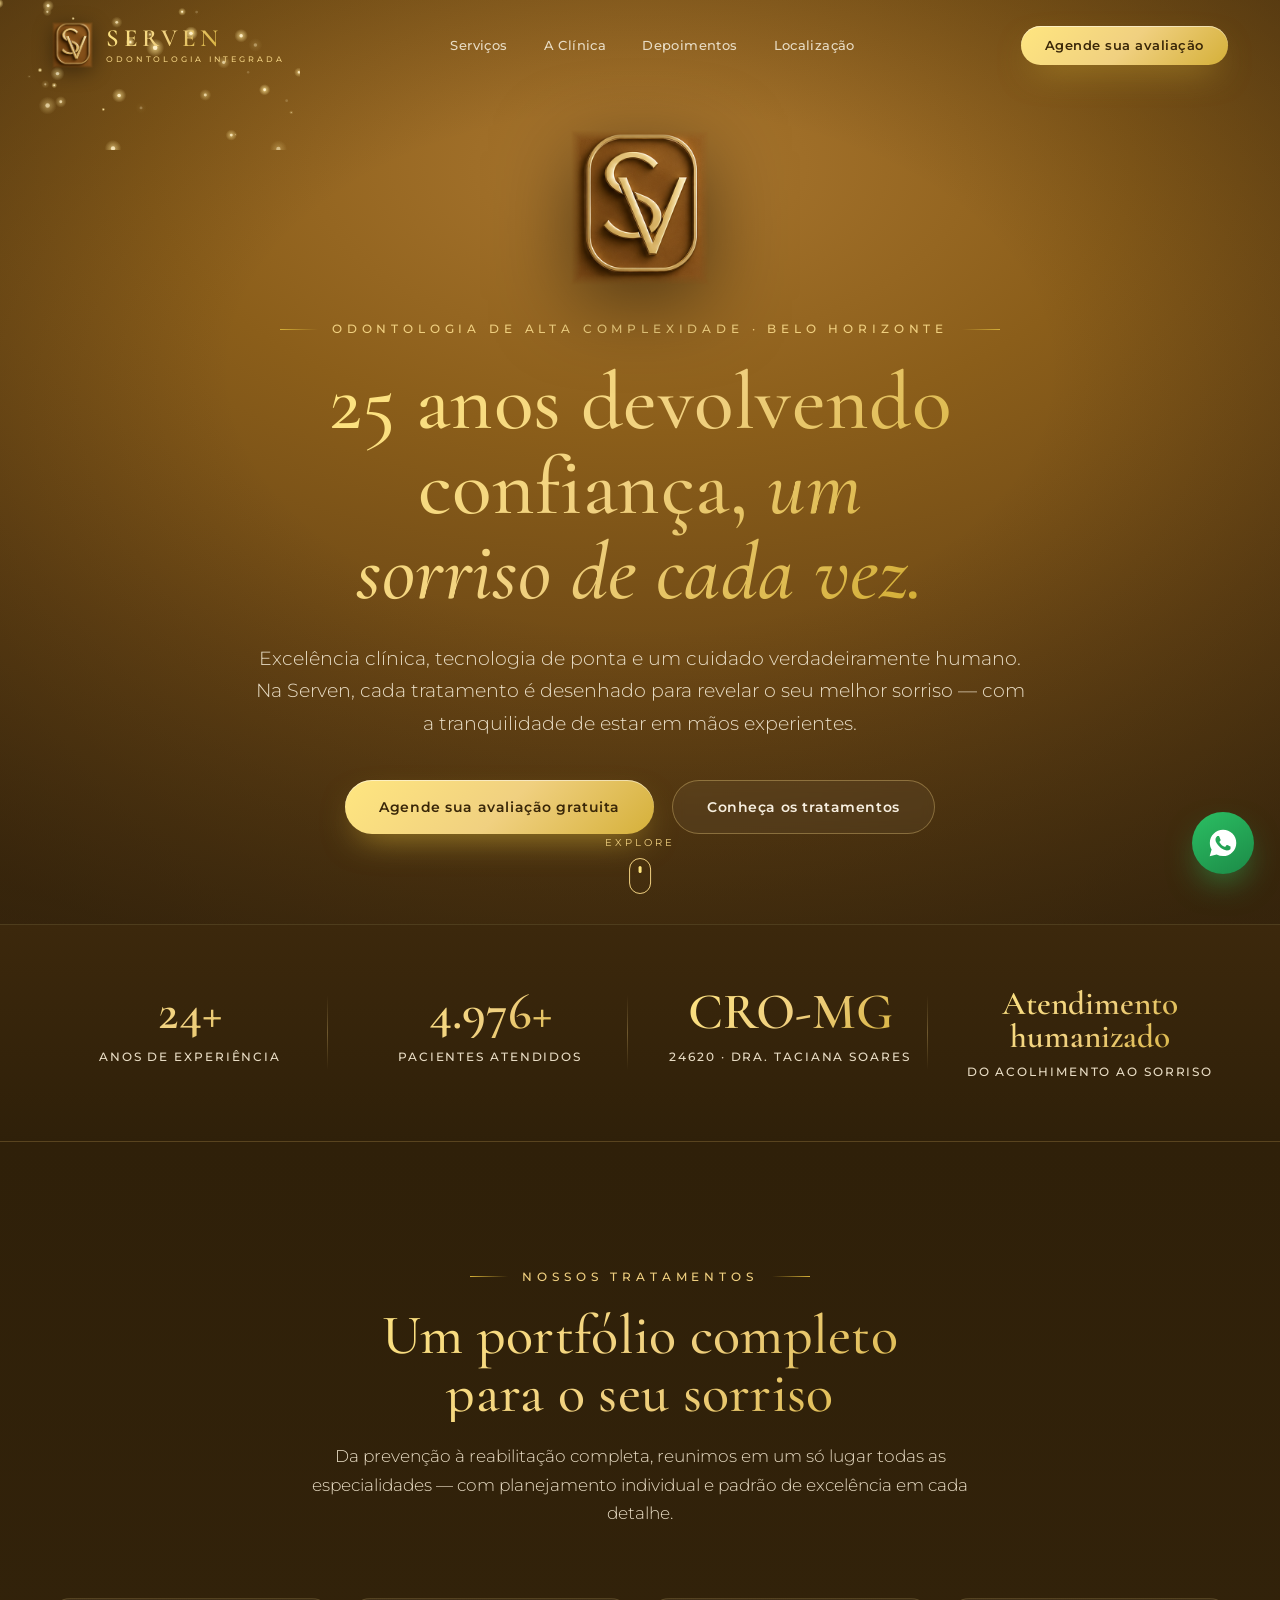
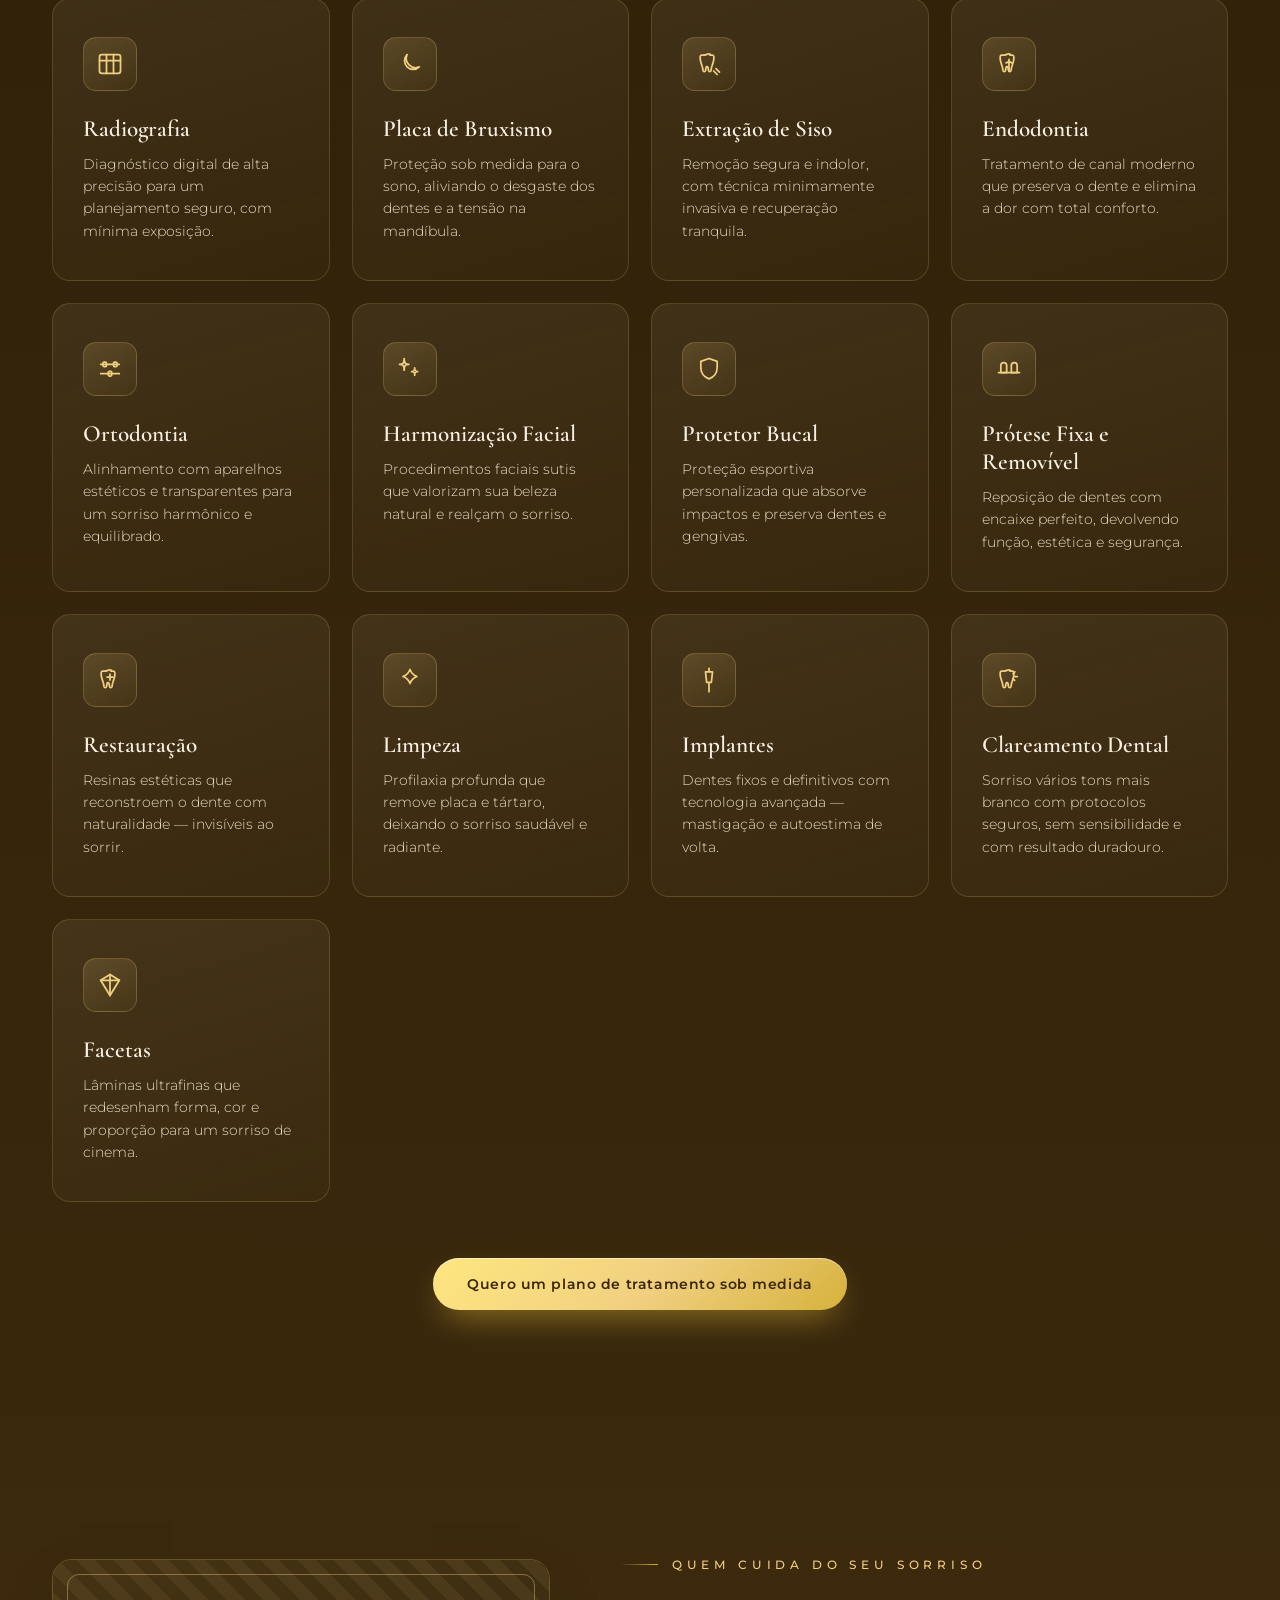
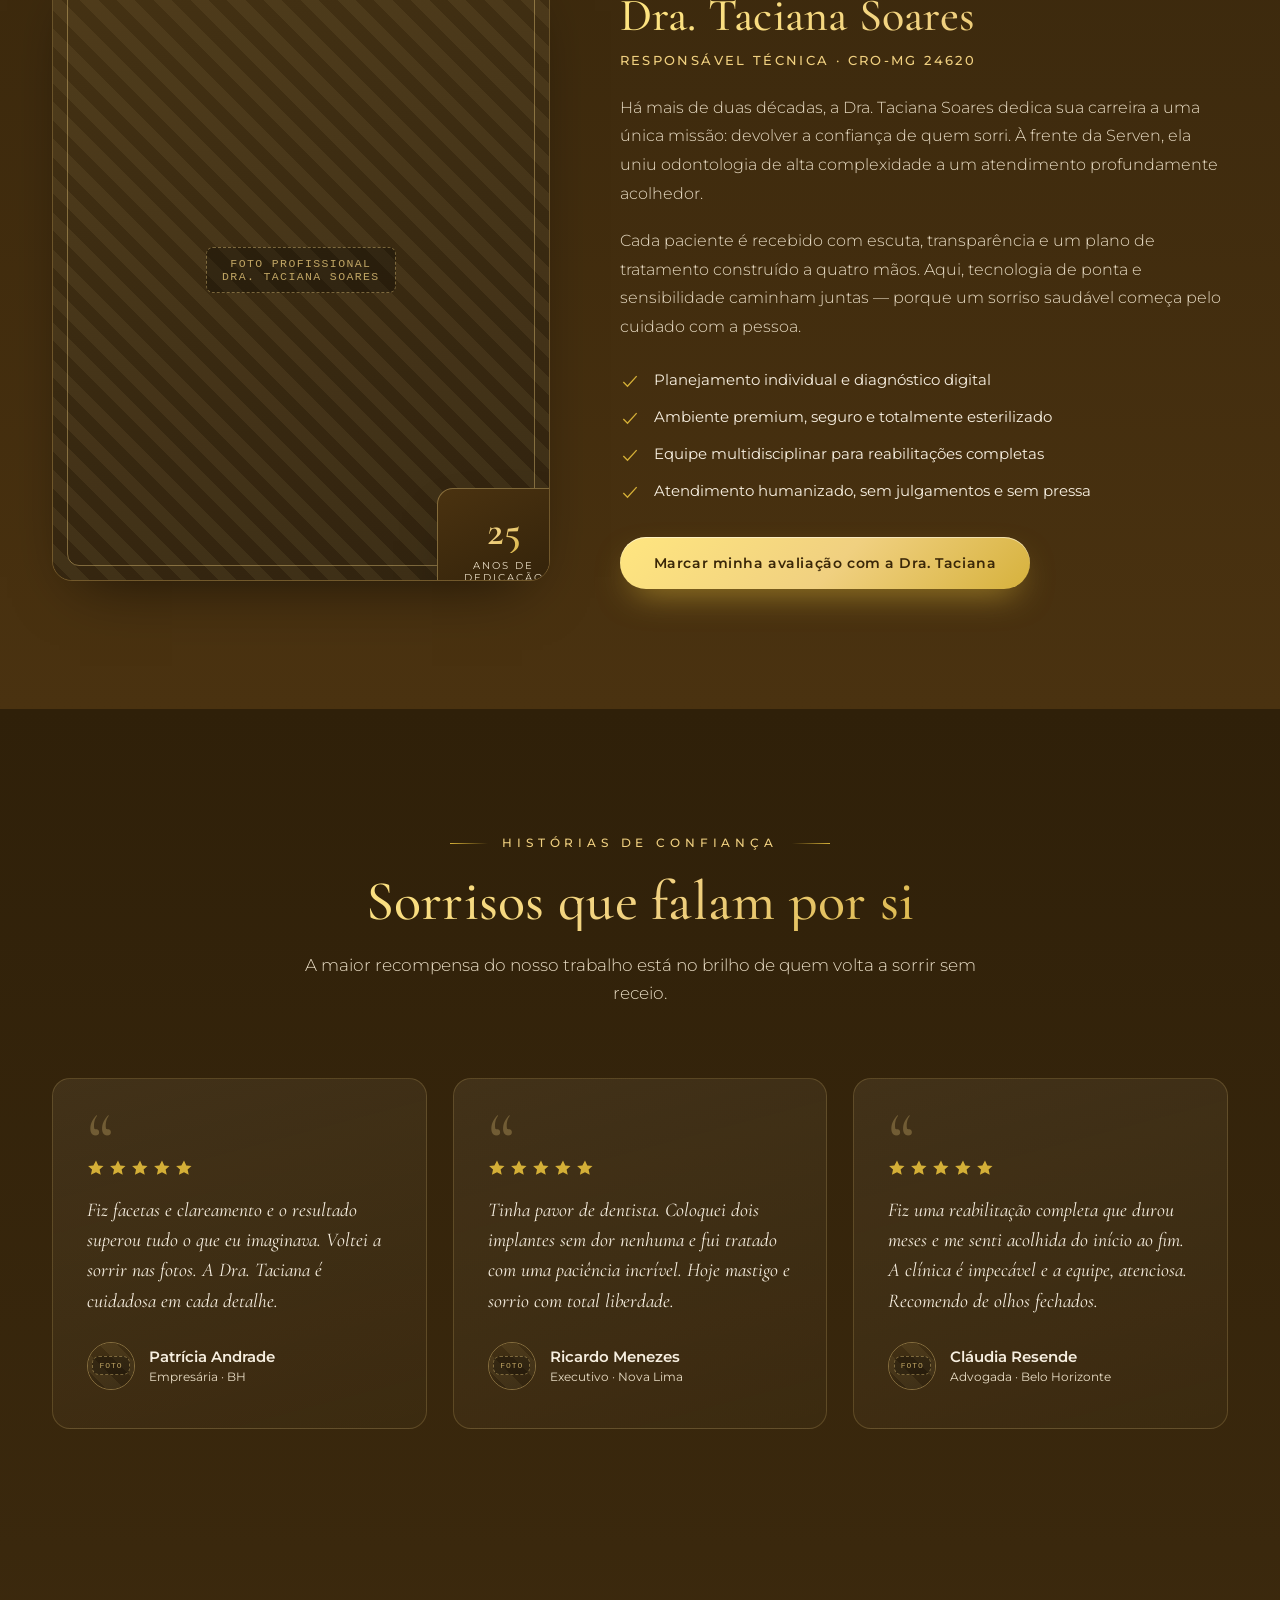
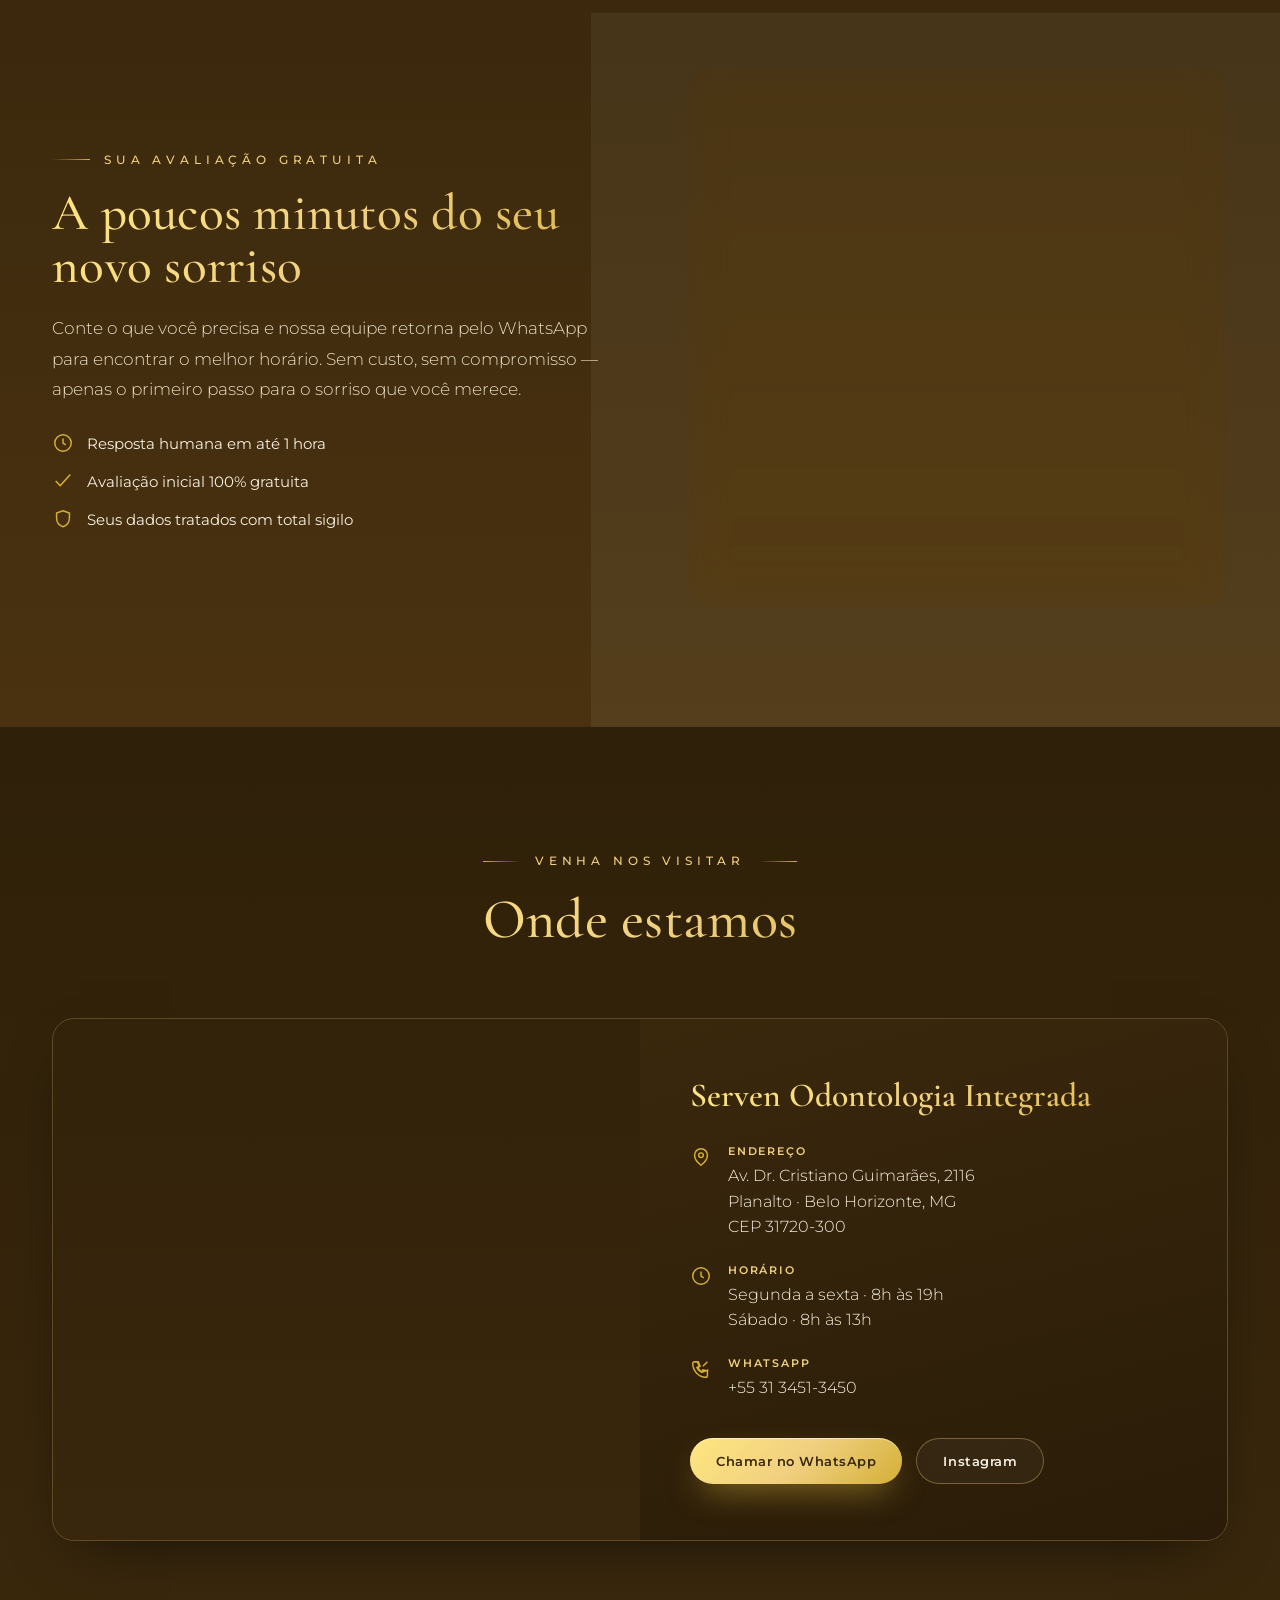
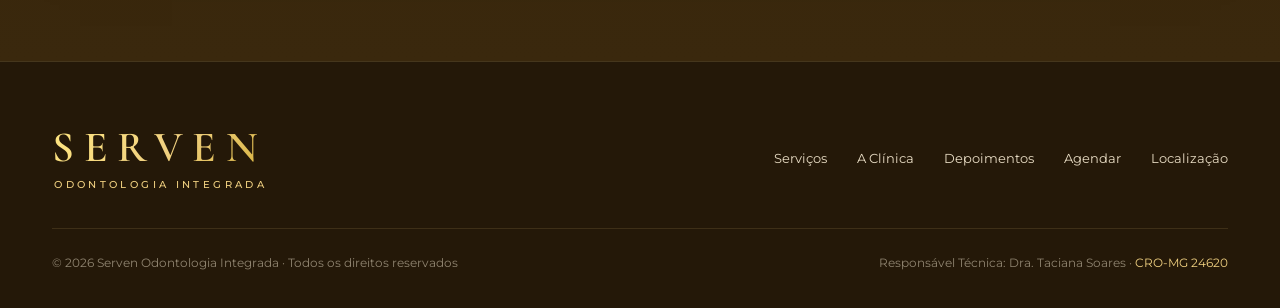
<file: index.html>
<!DOCTYPE html>
<html lang="pt-BR">
<head>
<meta charset="UTF-8" />
<meta name="viewport" content="width=device-width, initial-scale=1.0" />
<title>Serven Odontologia Integrada — Sorrisos que transmitem confiança</title>
<meta name="description" content="Clínica odontológica premium em Belo Horizonte. 25 anos devolvendo confiança, um sorriso de cada vez. Implantes, facetas, clareamento, harmonização facial e reabilitação completa." />
<link rel="preconnect" href="https://fonts.googleapis.com" />
<link rel="preconnect" href="https://fonts.gstatic.com" crossorigin />
<link href="https://fonts.googleapis.com/css2?family=Cormorant+Garamond:ital,wght@0,400;0,500;0,600;0,700;1,400;1,500;1,600&family=Montserrat:wght@300;400;500;600;700&display=swap" rel="stylesheet" />
<link rel="stylesheet" href="styles.css" />
<style>
  /* placeholders for client-supplied media */
  .ph {
    background:
      repeating-linear-gradient(45deg, rgba(240,208,128,0.06) 0 13px, rgba(240,208,128,0.12) 13px 26px),
      linear-gradient(160deg, #3a280d, #241808);
    display: flex; align-items: center; justify-content: center; width: 100%; height: 100%;
  }
  .ph span {
    font-family: ui-monospace, "SFMono-Regular", Menlo, monospace;
    font-size: 0.72rem; letter-spacing: 0.12em; color: rgba(240,208,128,0.75);
    text-transform: uppercase; border: 1px dashed rgba(240,208,128,0.4);
    padding: 9px 15px; border-radius: 7px; background: rgba(0,0,0,0.28); text-align: center;
  }
  .ph.sm span { font-size: 0.5rem; padding: 4px 6px; }
</style>
</head>
<body>

<!-- ============================ NAV ============================ -->
<header class="nav" id="top">
  <div class="wrap nav-inner">
    <a class="nav-brand" href="#top" aria-label="Serven Odontologia Integrada">
      <img src="assets/monogram-sv.png" alt="Monograma Serven" />
      <span>
        <span class="bn gold-text">SERVEN</span>
        <span class="bs">ODONTOLOGIA INTEGRADA</span>
      </span>
    </a>
    <nav class="nav-links">
      <a href="#servicos">Serviços</a>
      <a href="#sobre">A Clínica</a>
      <a href="#depoimentos">Depoimentos</a>
      <a href="#localizacao">Localização</a>
    </nav>
    <a href="#agendar" class="btn btn-gold nav-cta">Agende sua avaliação</a>
    <button class="nav-toggle" aria-label="Abrir menu"><span></span><span></span><span></span></button>
  </div>
</header>

<!-- ============================ HERO ============================ -->
<section class="hero" data-screen-label="Hero">
  <canvas id="particles"></canvas>
  <div class="hero-content">
    <img class="hero-mono" src="assets/monogram-sv.png" alt="Monograma SV Serven" />
    <p class="eyebrow center" style="justify-content:center; margin-bottom:24px;">Odontologia de alta complexidade · Belo Horizonte</p>
    <h1 class="display gold-text shimmer">25 anos devolvendo confiança, <span class="accent">um sorriso de cada vez.</span></h1>
    <p class="hero-sub">Excelência clínica, tecnologia de ponta e um cuidado verdadeiramente humano. Na Serven, cada tratamento é desenhado para revelar o seu melhor sorriso — com a tranquilidade de estar em mãos experientes.</p>
    <div class="hero-cta-row">
      <a href="#agendar" class="btn btn-gold">Agende sua avaliação gratuita</a>
      <a href="#servicos" class="btn btn-ghost">Conheça os tratamentos</a>
    </div>
  </div>
  <div class="hero-scroll" aria-hidden="true">
    <span>Explore</span>
    <span class="mouse"></span>
  </div>
</section>

<!-- ============================ TRUST BAR ============================ -->
<section class="trust" aria-label="Indicadores de confiança">
  <div class="wrap trust-grid">
    <div class="trust-item reveal">
      <div class="trust-num gold-text"><span data-count="25" data-suffix="+">0</span></div>
      <div class="trust-label">Anos de experiência</div>
    </div>
    <div class="trust-item reveal d1">
      <div class="trust-num gold-text"><span data-count="5000" data-suffix="+">0</span></div>
      <div class="trust-label">Pacientes atendidos</div>
    </div>
    <div class="trust-item reveal d2">
      <div class="trust-num gold-text">CRO-MG</div>
      <div class="trust-label">24620 · Dra. Taciana Soares</div>
    </div>
    <div class="trust-item reveal d3">
      <div class="trust-num gold-text" style="font-size:clamp(1.5rem,2.6vw,2.1rem);">Atendimento<br />humanizado</div>
      <div class="trust-label">Do acolhimento ao sorriso</div>
    </div>
  </div>
</section>

<!-- ============================ SERVICES ============================ -->
<section class="section bg-dark" id="servicos" data-screen-label="Serviços">
  <div class="wrap">
    <div class="section-head reveal">
      <span class="eyebrow center">Nossos Tratamentos</span>
      <h2 class="display gold-text">Um portfólio completo para o seu sorriso</h2>
      <p>Da prevenção à reabilitação completa, reunimos em um só lugar todas as especialidades — com planejamento individual e padrão de excelência em cada detalhe.</p>
    </div>
    <div class="services-grid">

      <article class="svc reveal">
        <div class="svc-icon"><svg viewBox="0 0 24 24"><rect x="3" y="4" width="18" height="16" rx="2"/><path d="M3 9h18M9 4v16M15 4v16"/></svg></div>
        <h3>Radiografia</h3>
        <p>Diagnóstico digital de alta precisão para um planejamento seguro, com mínima exposição.</p>
      </article>

      <article class="svc reveal d1">
        <div class="svc-icon"><svg viewBox="0 0 24 24"><path d="M20 14.5A8 8 0 0 1 9.5 4a7 7 0 1 0 10.5 10.5Z"/></svg></div>
        <h3>Placa de Bruxismo</h3>
        <p>Proteção sob medida para o sono, aliviando o desgaste dos dentes e a tensão na mandíbula.</p>
      </article>

      <article class="svc reveal d2">
        <div class="svc-icon"><svg viewBox="0 0 24 24"><path d="M12 3.4c-2.1 0-2.7 1-4.4 1S4.4 3.7 4.4 6.8c0 2.7.9 4.5 1.6 6.7.5 1.4.7 2.9.9 4.2.3 1.3 1.8 1.2 2.1-.1l.5-2.7c.2-.9 1.4-.9 1.6 0l.5 2.7c.3 1.3 1.8 1.4 2.1.1.2-1.3.4-2.8.9-4.2.7-2.2 1.6-4 1.6-6.7 0-3.1-1.1-2.4-2.8-2.4S14.1 3.4 12 3.4Z"/><path d="M16 18l3 3M18 16l3 3" /></svg></div>
        <h3>Extração de Siso</h3>
        <p>Remoção segura e indolor, com técnica minimamente invasiva e recuperação tranquila.</p>
      </article>

      <article class="svc reveal d3">
        <div class="svc-icon"><svg viewBox="0 0 24 24"><path d="M12 3.4c-2.1 0-2.7 1-4.4 1S4.4 3.7 4.4 6.8c0 2.7.9 4.5 1.6 6.7.5 1.4.7 2.9.9 4.2.3 1.3 1.8 1.2 2.1-.1l.5-2.7c.2-.9 1.4-.9 1.6 0l.5 2.7c.3 1.3 1.8 1.4 2.1.1.2-1.3.4-2.8.9-4.2.7-2.2 1.6-4 1.6-6.7 0-3.1-1.1-2.4-2.8-2.4S14.1 3.4 12 3.4Z"/><path d="M12 8v10M9.5 11l2.5-1 2.5 1"/></svg></div>
        <h3>Endodontia</h3>
        <p>Tratamento de canal moderno que preserva o dente e elimina a dor com total conforto.</p>
      </article>

      <article class="svc reveal">
        <div class="svc-icon"><svg viewBox="0 0 24 24"><path d="M4 8h16M4 16h16"/><rect x="6" y="6" width="3" height="4" rx="1"/><rect x="15" y="6" width="3" height="4" rx="1"/><rect x="10.5" y="14" width="3" height="4" rx="1"/></svg></div>
        <h3>Ortodontia</h3>
        <p>Alinhamento com aparelhos estéticos e transparentes para um sorriso harmônico e equilibrado.</p>
      </article>

      <article class="svc reveal d1">
        <div class="svc-icon"><svg viewBox="0 0 24 24"><path d="M7 3c0 4-1 5-4 5 3 0 4 1 4 5 0-4 1-5 4-5-3 0-4-1-4-5Z"/><path d="M16 11c0 2.6-.6 3.2-2.6 3.2 2 0 2.6.6 2.6 3.2 0-2.6.6-3.2 2.6-3.2-2 0-2.6-.6-2.6-3.2Z"/></svg></div>
        <h3>Harmonização Facial</h3>
        <p>Procedimentos faciais sutis que valorizam sua beleza natural e realçam o sorriso.</p>
      </article>

      <article class="svc reveal d2">
        <div class="svc-icon"><svg viewBox="0 0 24 24"><path d="M12 3l7 2.5v5.5c0 4.5-3 8.2-7 9.5-4-1.3-7-5-7-9.5V5.5L12 3Z"/></svg></div>
        <h3>Protetor Bucal</h3>
        <p>Proteção esportiva personalizada que absorve impactos e preserva dentes e gengivas.</p>
      </article>

      <article class="svc reveal d3">
        <div class="svc-icon"><svg viewBox="0 0 24 24"><path d="M5 9c0-1.5 1-2.5 2.5-2.5S10 7.5 10 9v6H5V9Z"/><path d="M14 9c0-1.5 1-2.5 2.5-2.5S19 7.5 19 9v6h-5V9Z"/><path d="M3 15h18"/></svg></div>
        <h3>Prótese Fixa e Removível</h3>
        <p>Reposição de dentes com encaixe perfeito, devolvendo função, estética e segurança.</p>
      </article>

      <article class="svc reveal">
        <div class="svc-icon"><svg viewBox="0 0 24 24"><path d="M12 3.4c-2.1 0-2.7 1-4.4 1S4.4 3.7 4.4 6.8c0 2.7.9 4.5 1.6 6.7.5 1.4.7 2.9.9 4.2.3 1.3 1.8 1.2 2.1-.1l.5-2.7c.2-.9 1.4-.9 1.6 0l.5 2.7c.3 1.3 1.8 1.4 2.1.1.2-1.3.4-2.8.9-4.2.7-2.2 1.6-4 1.6-6.7 0-3.1-1.1-2.4-2.8-2.4S14.1 3.4 12 3.4Z"/><path d="M9.5 9.5h5M12 7v5"/></svg></div>
        <h3>Restauração</h3>
        <p>Resinas estéticas que reconstroem o dente com naturalidade — invisíveis ao sorrir.</p>
      </article>

      <article class="svc reveal d1">
        <div class="svc-icon"><svg viewBox="0 0 24 24"><path d="M12 3c1.5 4 3 5 6 6-3 1-4.5 2-6 6-1.5-4-3-5-6-6 3-1 4.5-2 6-6Z"/></svg></div>
        <h3>Limpeza</h3>
        <p>Profilaxia profunda que remove placa e tártaro, deixando o sorriso saudável e radiante.</p>
      </article>

      <article class="svc reveal d2">
        <div class="svc-icon"><svg viewBox="0 0 24 24"><path d="M12 2v3M12 14v8M9 5h6l-1 9h-4L9 5Z"/></svg></div>
        <h3>Implantes</h3>
        <p>Dentes fixos e definitivos com tecnologia avançada — mastigação e autoestima de volta.</p>
      </article>

      <article class="svc reveal d3">
        <div class="svc-icon"><svg viewBox="0 0 24 24"><path d="M12 3.4c-2.1 0-2.7 1-4.4 1S4.4 3.7 4.4 6.8c0 2.7.9 4.5 1.6 6.7.5 1.4.7 2.9.9 4.2.3 1.3 1.8 1.2 2.1-.1l.5-2.7c.2-.9 1.4-.9 1.6 0l.5 2.7c.3 1.3 1.8 1.4 2.1.1.2-1.3.4-2.8.9-4.2.7-2.2 1.6-4 1.6-6.7 0-3.1-1.1-2.4-2.8-2.4S14.1 3.4 12 3.4Z"/><path d="M15.5 6.5l1.5-1.5M17 9h2M15.5 11l1.3 1.3"/></svg></div>
        <h3>Clareamento Dental</h3>
        <p>Sorriso vários tons mais branco com protocolos seguros, sem sensibilidade e com resultado duradouro.</p>
      </article>

      <article class="svc reveal">
        <div class="svc-icon"><svg viewBox="0 0 24 24"><path d="M12 3l8 5-8 13L4 8l8-5Z"/><path d="M4 8h16M12 3v18"/></svg></div>
        <h3>Facetas</h3>
        <p>Lâminas ultrafinas que redesenham forma, cor e proporção para um sorriso de cinema.</p>
      </article>

    </div>
    <div style="text-align:center; margin-top:56px;" class="reveal">
      <a href="#agendar" class="btn btn-gold">Quero um plano de tratamento sob medida</a>
    </div>
  </div>
</section>

<!-- ============================ ABOUT ============================ -->
<section class="section bg-mid" id="sobre" data-screen-label="Sobre">
  <div class="wrap about-grid">
    <div class="about-photo reveal">
      <div class="frame-line"></div>
      <div class="ph"><span>FOTO PROFISSIONAL<br />Dra. Taciana Soares</span></div>
      <div class="about-badge">
        <div class="n gold-text">25</div>
        <div class="t">Anos de<br />dedicação</div>
      </div>
    </div>
    <div class="about-body reveal d1">
      <span class="eyebrow">Quem cuida do seu sorriso</span>
      <h2 class="display gold-text">Dra. Taciana Soares</h2>
      <div class="credential">Responsável Técnica · CRO-MG 24620</div>
      <p>Há mais de duas décadas, a Dra. Taciana Soares dedica sua carreira a uma única missão: devolver a confiança de quem sorri. À frente da Serven, ela uniu odontologia de alta complexidade a um atendimento profundamente acolhedor.</p>
      <p>Cada paciente é recebido com escuta, transparência e um plano de tratamento construído a quatro mãos. Aqui, tecnologia de ponta e sensibilidade caminham juntas — porque um sorriso saudável começa pelo cuidado com a pessoa.</p>
      <ul class="about-points">
        <li><svg viewBox="0 0 24 24"><path d="M4 12l5 5 11-12"/></svg> Planejamento individual e diagnóstico digital</li>
        <li><svg viewBox="0 0 24 24"><path d="M4 12l5 5 11-12"/></svg> Ambiente premium, seguro e totalmente esterilizado</li>
        <li><svg viewBox="0 0 24 24"><path d="M4 12l5 5 11-12"/></svg> Equipe multidisciplinar para reabilitações completas</li>
        <li><svg viewBox="0 0 24 24"><path d="M4 12l5 5 11-12"/></svg> Atendimento humanizado, sem julgamentos e sem pressa</li>
      </ul>
      <a href="#agendar" class="btn btn-gold">Marcar minha avaliação com a Dra. Taciana</a>
    </div>
  </div>
</section>

<!-- ============================ TESTIMONIALS ============================ -->
<section class="section bg-dark" id="depoimentos" data-screen-label="Depoimentos">
  <div class="wrap">
    <div class="section-head reveal">
      <span class="eyebrow center">Histórias de Confiança</span>
      <h2 class="display gold-text">Sorrisos que falam por si</h2>
      <p>A maior recompensa do nosso trabalho está no brilho de quem volta a sorrir sem receio.</p>
    </div>
    <div class="testi-carousel-wrap">
    <div class="testi-grid" id="testi-track">

      <article class="testi reveal">
        <div class="quote-mark">&ldquo;</div>
        <div class="stars" aria-label="5 estrelas">
          <svg viewBox="0 0 24 24"><path d="M12 2l3 6.5 7 .8-5.2 4.7 1.5 6.9L12 17.6 5.2 20.9l1.5-6.9L1.5 9.3l7-.8L12 2Z"/></svg>
          <svg viewBox="0 0 24 24"><path d="M12 2l3 6.5 7 .8-5.2 4.7 1.5 6.9L12 17.6 5.2 20.9l1.5-6.9L1.5 9.3l7-.8L12 2Z"/></svg>
          <svg viewBox="0 0 24 24"><path d="M12 2l3 6.5 7 .8-5.2 4.7 1.5 6.9L12 17.6 5.2 20.9l1.5-6.9L1.5 9.3l7-.8L12 2Z"/></svg>
          <svg viewBox="0 0 24 24"><path d="M12 2l3 6.5 7 .8-5.2 4.7 1.5 6.9L12 17.6 5.2 20.9l1.5-6.9L1.5 9.3l7-.8L12 2Z"/></svg>
          <svg viewBox="0 0 24 24"><path d="M12 2l3 6.5 7 .8-5.2 4.7 1.5 6.9L12 17.6 5.2 20.9l1.5-6.9L1.5 9.3l7-.8L12 2Z"/></svg>
        </div>
        <p>Fiz facetas e clareamento e o resultado superou tudo o que eu imaginava. Voltei a sorrir nas fotos. A Dra. Taciana é cuidadosa em cada detalhe.</p>
        <div class="who">
          <div class="avatar"><div class="ph sm"><span>FOTO</span></div></div>
          <div><div class="name">Patrícia Andrade</div><div class="role">Empresária · BH</div></div>
        </div>
      </article>

      <article class="testi reveal d1">
        <div class="quote-mark">&ldquo;</div>
        <div class="stars" aria-label="5 estrelas">
          <svg viewBox="0 0 24 24"><path d="M12 2l3 6.5 7 .8-5.2 4.7 1.5 6.9L12 17.6 5.2 20.9l1.5-6.9L1.5 9.3l7-.8L12 2Z"/></svg>
          <svg viewBox="0 0 24 24"><path d="M12 2l3 6.5 7 .8-5.2 4.7 1.5 6.9L12 17.6 5.2 20.9l1.5-6.9L1.5 9.3l7-.8L12 2Z"/></svg>
          <svg viewBox="0 0 24 24"><path d="M12 2l3 6.5 7 .8-5.2 4.7 1.5 6.9L12 17.6 5.2 20.9l1.5-6.9L1.5 9.3l7-.8L12 2Z"/></svg>
          <svg viewBox="0 0 24 24"><path d="M12 2l3 6.5 7 .8-5.2 4.7 1.5 6.9L12 17.6 5.2 20.9l1.5-6.9L1.5 9.3l7-.8L12 2Z"/></svg>
          <svg viewBox="0 0 24 24"><path d="M12 2l3 6.5 7 .8-5.2 4.7 1.5 6.9L12 17.6 5.2 20.9l1.5-6.9L1.5 9.3l7-.8L12 2Z"/></svg>
        </div>
        <p>Tinha pavor de dentista. Coloquei dois implantes sem dor nenhuma e fui tratado com uma paciência incrível. Hoje mastigo e sorrio com total liberdade.</p>
        <div class="who">
          <div class="avatar"><div class="ph sm"><span>FOTO</span></div></div>
          <div><div class="name">Ricardo Menezes</div><div class="role">Executivo · Nova Lima</div></div>
        </div>
      </article>

      <article class="testi reveal d2">
        <div class="quote-mark">&ldquo;</div>
        <div class="stars" aria-label="5 estrelas">
          <svg viewBox="0 0 24 24"><path d="M12 2l3 6.5 7 .8-5.2 4.7 1.5 6.9L12 17.6 5.2 20.9l1.5-6.9L1.5 9.3l7-.8L12 2Z"/></svg>
          <svg viewBox="0 0 24 24"><path d="M12 2l3 6.5 7 .8-5.2 4.7 1.5 6.9L12 17.6 5.2 20.9l1.5-6.9L1.5 9.3l7-.8L12 2Z"/></svg>
          <svg viewBox="0 0 24 24"><path d="M12 2l3 6.5 7 .8-5.2 4.7 1.5 6.9L12 17.6 5.2 20.9l1.5-6.9L1.5 9.3l7-.8L12 2Z"/></svg>
          <svg viewBox="0 0 24 24"><path d="M12 2l3 6.5 7 .8-5.2 4.7 1.5 6.9L12 17.6 5.2 20.9l1.5-6.9L1.5 9.3l7-.8L12 2Z"/></svg>
          <svg viewBox="0 0 24 24"><path d="M12 2l3 6.5 7 .8-5.2 4.7 1.5 6.9L12 17.6 5.2 20.9l1.5-6.9L1.5 9.3l7-.8L12 2Z"/></svg>
        </div>
        <p>Fiz uma reabilitação completa que durou meses e me senti acolhida do início ao fim. A clínica é impecável e a equipe, atenciosa. Recomendo de olhos fechados.</p>
        <div class="who">
          <div class="avatar"><div class="ph sm"><span>FOTO</span></div></div>
          <div><div class="name">Cláudia Resende</div><div class="role">Advogada · Belo Horizonte</div></div>
        </div>
      </article>

    </div>
    <div class="testi-dots" id="testi-dots" aria-label="Navegar depoimentos">
      <button class="testi-dot" data-idx="0" aria-label="Depoimento 1"></button>
      <button class="testi-dot" data-idx="1" aria-label="Depoimento 2"></button>
      <button class="testi-dot" data-idx="2" aria-label="Depoimento 3"></button>
    </div>
    </div>
  </div>
</section>

<!-- ============================ BOOKING ============================ -->
<section class="section bg-mid booking" id="agendar" data-screen-label="Agendar">
  <div class="wrap booking-grid">
    <div class="booking-copy reveal">
      <span class="eyebrow">Sua avaliação gratuita</span>
      <h2 class="display gold-text">A poucos minutos do seu novo sorriso</h2>
      <p>Conte o que você precisa e nossa equipe retorna pelo WhatsApp para encontrar o melhor horário. Sem custo, sem compromisso — apenas o primeiro passo para o sorriso que você merece.</p>
      <ul class="booking-assure">
        <li><svg viewBox="0 0 24 24"><circle cx="12" cy="12" r="9"/><path d="M12 7v5l3 2"/></svg> Resposta humana em até 1 hora</li>
        <li><svg viewBox="0 0 24 24"><path d="M4 12l5 5 11-12"/></svg> Avaliação inicial 100% gratuita</li>
        <li><svg viewBox="0 0 24 24"><path d="M12 3l7 2.5v5.5c0 4.5-3 8.2-7 9.5-4-1.3-7-5-7-9.5V5.5L12 3Z"/></svg> Seus dados tratados com total sigilo</li>
      </ul>
    </div>

    <form class="form-card reveal d1" id="booking-form" novalidate>
      <h3 class="gold-text">Agende agora</h3>
      <p class="fsub">Preencha e fale direto com a nossa recepção.</p>
      <div class="field">
        <label for="f-nome">Nome completo</label>
        <input type="text" id="f-nome" name="nome" placeholder="Como podemos te chamar?" autocomplete="name" />
      </div>
      <div class="field">
        <label for="f-fone">WhatsApp</label>
        <input type="tel" id="f-fone" name="fone" placeholder="(31) 9 9999-9999" autocomplete="tel" />
      </div>
      <div class="field">
        <label for="f-trat">O que você precisa?</label>
        <select id="f-trat" name="tratamento">
          <option value="">Selecione um tratamento</option>
          <option>Implantes</option>
          <option>Facetas</option>
          <option>Clareamento Dental</option>
          <option>Ortodontia</option>
          <option>Harmonização Facial</option>
          <option>Prótese Fixa e Removível</option>
          <option>Endodontia (Canal)</option>
          <option>Restauração</option>
          <option>Limpeza / Profilaxia</option>
          <option>Extração de Siso</option>
          <option>Reabilitação completa</option>
          <option>Ainda não sei — quero avaliar</option>
        </select>
      </div>
      <button type="submit" class="btn btn-gold">Quero Agendar Agora</button>
      <p class="form-micro"><b>Resposta em até 1 hora</b> • Sem compromisso</p>
    </form>
  </div>
</section>

<!-- ============================ LOCATION ============================ -->
<section class="section bg-dark" id="localizacao" data-screen-label="Localização">
  <div class="wrap">
    <div class="section-head reveal">
      <span class="eyebrow center">Venha nos visitar</span>
      <h2 class="display gold-text">Onde estamos</h2>
    </div>
    <div class="loc-grid reveal d1">
      <div class="loc-map">
        <iframe
          src="https://www.google.com/maps/embed?pb=!1m18!1m12!1m3!1d3751.7!2d-43.9271!3d-19.8521!2m3!1f0!2f0!3f0!3m2!1i1024!2i768!4f13.1!3m3!1m2!1s0x0%3A0x0!2sAv.+Dr.+Cristiano+Guimar%C3%A3es%2C+2116+-+Planalto%2C+Belo+Horizonte+-+MG%2C+31720-300!5e0!3m2!1spt-BR!2sbr!4v1"
          width="100%" height="100%" style="border:0;" allowfullscreen="" loading="lazy"
          referrerpolicy="no-referrer-when-downgrade"
          title="Localização Serven Odontologia — Av. Dr. Cristiano Guimarães, 2116, Planalto, Belo Horizonte">
        </iframe>
      </div>
      <div class="loc-info">
        <h3 class="gold-text">Serven Odontologia Integrada</h3>
        <div class="loc-row">
          <svg viewBox="0 0 24 24"><path d="M12 21s-7-5.5-7-11a7 7 0 0 1 14 0c0 5.5-7 11-7 11Z"/><circle cx="12" cy="10" r="2.5"/></svg>
          <div><div class="lr-t">Endereço</div><div class="lr-v">Av. Dr. Cristiano Guimarães, 2116<br />Planalto · Belo Horizonte, MG<br />CEP 31720-300</div></div>
        </div>
        <div class="loc-row">
          <svg viewBox="0 0 24 24"><circle cx="12" cy="12" r="9"/><path d="M12 7v5l3 2"/></svg>
          <div><div class="lr-t">Horário</div><div class="lr-v">Segunda a sexta · 8h às 19h<br />Sábado · 8h às 13h</div></div>
        </div>
        <div class="loc-row">
          <svg viewBox="0 0 24 24"><path d="M5 4h4l2 5-2.5 1.5a11 11 0 0 0 5 5L20 13l-1 0 0 0M14 9l5-5"/><path d="M4 4l4 0 2 5-2.5 1.5a11 11 0 0 0 5 5L14 13l5 1 0 5a2 2 0 0 1-2 2A15 15 0 0 1 3 6a2 2 0 0 1 2-2Z"/></svg>
          <div><div class="lr-t">WhatsApp</div><div class="lr-v">+55 31 3451-3450</div></div>
        </div>
        <div class="loc-btns">
          <a href="#" class="btn btn-gold" data-wa="agendar minha avaliação gratuita na Serven">Chamar no WhatsApp</a>
          <a href="https://instagram.com" target="_blank" rel="noopener" class="btn btn-ghost">Instagram</a>
        </div>
      </div>
    </div>
  </div>
</section>

<!-- ============================ FOOTER ============================ -->
<footer class="footer">
  <div class="wrap">
    <div class="footer-top">
      <div class="footer-brand">
        <span class="footer-word">
          <span class="fw-name gold-text">SERVEN</span>
          <span class="fw-tag">ODONTOLOGIA INTEGRADA</span>
        </span>
      </div>
      <nav class="footer-nav">
        <a href="#servicos">Serviços</a>
        <a href="#sobre">A Clínica</a>
        <a href="#depoimentos">Depoimentos</a>
        <a href="#agendar">Agendar</a>
        <a href="#localizacao">Localização</a>
      </nav>
    </div>
    <div class="footer-bottom">
      <span>© 2026 Serven Odontologia Integrada · Todos os direitos reservados</span>
      <span>Responsável Técnica: Dra. Taciana Soares · <a href="#">CRO-MG 24620</a></span>
    </div>
  </div>
</footer>

<!-- floating whatsapp -->
<a class="fab" href="#" data-wa="agendar minha avaliação gratuita na Serven" aria-label="Falar no WhatsApp">
  <svg viewBox="0 0 24 24"><path d="M12.04 2C6.58 2 2.13 6.45 2.13 11.91c0 1.75.46 3.46 1.32 4.96L2 22l5.25-1.38a9.9 9.9 0 0 0 4.79 1.22h.01c5.46 0 9.91-4.45 9.91-9.91 0-2.65-1.03-5.14-2.9-7.01A9.82 9.82 0 0 0 12.04 2Zm5.8 14.16c-.25.7-1.44 1.33-1.99 1.36-.53.05-1.02.24-3.43-.72-2.89-1.14-4.74-4.07-4.88-4.26-.14-.19-1.17-1.56-1.17-2.97 0-1.41.74-2.1 1-2.39.25-.29.55-.36.73-.36.18 0 .37 0 .53.01.17.01.4-.06.62.48.25.59.85 2.04.92 2.19.07.14.12.31.02.5-.09.19-.14.31-.27.48-.14.16-.29.36-.41.48-.14.14-.28.29-.12.57.16.28.71 1.17 1.53 1.9 1.05.93 1.94 1.22 2.22 1.36.28.14.44.12.6-.07.18-.21.7-.81.89-1.09.18-.28.37-.23.62-.14.25.09 1.6.75 1.87.89.28.14.46.21.53.32.07.12.07.7-.18 1.39Z"/></svg>
</a>

<script src="script.js"></script>
</body>
</html>
</file>
<file: styles.css>
/* ============================================================
   SERVEN ODONTOLOGIA INTEGRADA — luxury landing system
   ============================================================ */

:root {
  /* Brown base */
  --brown-900: #4a3210;
  --brown-800: #5d3f13;
  --brown-700: #71501a;
  --brown-600: #8B5E1A;
  --brown-500: #A0722A;
  --brown-400: #b6873a;

  /* Gold */
  --gold-deep: #B8902F;
  --gold: #D4AF37;
  --gold-soft: #F0D080;
  --gold-bright: #FFE680;

  /* Ink / paper */
  --cream: #f7efe0;
  --cream-dim: #e8dcc4;

  --gold-gradient: linear-gradient(135deg, #FFE680 0%, #F0D080 28%, #D4AF37 55%, #B8902F 80%, #F0D080 100%);
  --gold-line: linear-gradient(90deg, transparent, var(--gold) 35%, var(--gold-bright) 50%, var(--gold) 65%, transparent);

  --ff-display: "Cormorant Garamond", Georgia, serif;
  --ff-body: "Montserrat", "Helvetica Neue", Arial, sans-serif;

  --shadow-card: 0 24px 60px -28px rgba(0,0,0,0.65);
  --maxw: 1240px;
}

* { box-sizing: border-box; margin: 0; padding: 0; }

html { scroll-behavior: smooth; }

body {
  font-family: var(--ff-body);
  color: var(--cream);
  background: var(--brown-800);
  -webkit-font-smoothing: antialiased;
  text-rendering: optimizeLegibility;
  overflow-x: hidden;
}

img { display: block; max-width: 100%; }

.wrap { width: 100%; max-width: var(--maxw); margin: 0 auto; padding: 0 32px; }

/* ---------- shared type ---------- */
.eyebrow {
  font-family: var(--ff-body);
  font-weight: 500;
  letter-spacing: 0.42em;
  text-transform: uppercase;
  font-size: 0.72rem;
  color: var(--gold-soft);
  display: inline-flex;
  align-items: center;
  gap: 14px;
}
.eyebrow::before, .eyebrow.center::after {
  content: "";
  width: 38px; height: 1px;
  background: linear-gradient(90deg, transparent, var(--gold));
}
.eyebrow.center::before { background: linear-gradient(90deg, var(--gold), transparent); }

.display {
  font-family: var(--ff-display);
  font-weight: 500;
  line-height: 1.04;
  letter-spacing: 0.005em;
}

.gold-text {
  background: var(--gold-gradient);
  background-size: 200% auto;
  -webkit-background-clip: text;
  background-clip: text;
  -webkit-text-fill-color: transparent;
  color: transparent;
}

.shimmer {
  animation: shimmerMove 6s linear infinite;
}
@keyframes shimmerMove {
  to { background-position: 200% center; }
}

/* ---------- buttons ---------- */
.btn {
  --pad-y: 17px;
  font-family: var(--ff-body);
  font-weight: 600;
  font-size: 0.9rem;
  letter-spacing: 0.04em;
  border: none;
  cursor: pointer;
  display: inline-flex;
  align-items: center;
  justify-content: center;
  gap: 11px;
  padding: var(--pad-y) 34px;
  border-radius: 100px;
  text-decoration: none;
  transition: transform .35s cubic-bezier(.2,.8,.2,1), box-shadow .35s, filter .35s;
  position: relative;
  overflow: hidden;
}
.btn-gold {
  background: var(--gold-gradient);
  background-size: 200% auto;
  color: #3a2708;
  box-shadow: 0 14px 34px -12px rgba(212,175,55,0.7), inset 0 1px 0 rgba(255,255,255,0.5);
}
.btn-gold::after {
  content: "";
  position: absolute; inset: 0;
  background: linear-gradient(115deg, transparent 30%, rgba(255,255,255,0.55) 48%, transparent 62%);
  transform: translateX(-130%);
  transition: transform .8s cubic-bezier(.2,.8,.2,1);
}
.btn-gold:hover { transform: translateY(-3px); box-shadow: 0 22px 46px -14px rgba(212,175,55,0.85), inset 0 1px 0 rgba(255,255,255,0.6); }
.btn-gold:hover::after { transform: translateX(130%); }

.btn-ghost {
  background: rgba(255,255,255,0.04);
  color: var(--cream);
  border: 1px solid rgba(240,208,128,0.35);
  backdrop-filter: blur(6px);
}
.btn-ghost:hover { border-color: var(--gold-soft); background: rgba(240,208,128,0.1); transform: translateY(-2px); }

/* ============================================================
   NAV
   ============================================================ */
.nav {
  position: fixed; top: 0; left: 0; right: 0; z-index: 100;
  transition: background .4s, box-shadow .4s, padding .4s;
  padding: 22px 0;
}
.nav.scrolled {
  background: rgba(48,33,12,0.82);
  backdrop-filter: blur(16px) saturate(1.2);
  box-shadow: 0 1px 0 rgba(240,208,128,0.14), 0 18px 40px -30px #000;
  padding: 13px 0;
}
.nav-inner { display: flex; align-items: center; justify-content: space-between; position: relative; }
.nav-brand { display: flex; align-items: center; gap: 13px; text-decoration: none; }
.nav-brand img { height: 46px; width: auto; transition: height .4s; filter: drop-shadow(0 4px 10px rgba(0,0,0,0.4)); }
.nav.scrolled .nav-brand img { height: 40px; }
.nav-brand .bn { font-family: var(--ff-display); font-size: 1.55rem; font-weight: 600; letter-spacing: 0.18em; line-height: 1; }
.nav-brand .bs { display:block; font-size: 0.5rem; letter-spacing: 0.36em; color: var(--gold-soft); font-weight: 500; margin-top: 4px; }
.nav-links { display: flex; align-items: center; gap: 36px; }
.nav-links a {
  color: var(--cream-dim); text-decoration: none; font-size: 0.82rem; font-weight: 500;
  letter-spacing: 0.03em; position: relative; transition: color .3s;
}
.nav-links a::after {
  content: ""; position: absolute; left: 0; bottom: -7px; height: 1px; width: 0;
  background: var(--gold); transition: width .35s;
}
.nav-links a:hover { color: var(--gold-bright); }
.nav-links a:hover::after { width: 100%; }
.nav-cta { padding: 12px 24px; font-size: 0.8rem; }
.nav-toggle { display: none; background: none; border: none; cursor: pointer; flex-direction: column; gap: 5px; }
.nav-toggle span { width: 26px; height: 2px; background: var(--gold-soft); transition: .3s; }

/* ============================================================
   HERO
   ============================================================ */
.hero {
  position: relative;
  min-height: 100svh;
  display: flex;
  align-items: center;
  justify-content: center;
  text-align: center;
  overflow: hidden;
  background:
    radial-gradient(120% 90% at 50% 18%, #a9762f 0%, #8B5E1A 32%, #6b4715 64%, #4a3210 100%);
}
.hero::before {
  /* subtle vignette + grain feel */
  content: ""; position: absolute; inset: 0;
  background: radial-gradient(80% 70% at 50% 40%, transparent 40%, rgba(36,24,8,0.55) 100%);
  pointer-events: none;
}
#particles { position: absolute; inset: 0; z-index: 1; }
.hero-content { position: relative; z-index: 3; padding: 130px 24px 90px; max-width: 1000px; }
.hero-mono {
  width: 138px; margin: 0 auto 30px;
  filter: drop-shadow(0 18px 40px rgba(0,0,0,0.5));
  animation: floaty 7s ease-in-out infinite;
}
@keyframes floaty { 0%,100%{ transform: translateY(0);} 50%{ transform: translateY(-12px);} }

.hero h1 {
  font-size: clamp(2.6rem, 6.4vw, 5.4rem);
  margin: 0 auto 26px;
  max-width: 16ch;
  text-wrap: balance;
}
.hero h1 .accent { font-style: italic; }
.hero-sub {
  font-size: clamp(1rem, 1.5vw, 1.2rem);
  font-weight: 300;
  line-height: 1.7;
  color: var(--cream-dim);
  max-width: 60ch;
  margin: 0 auto 40px;
}
.hero-cta-row { display: flex; gap: 18px; justify-content: center; flex-wrap: wrap; }
.hero-scroll {
  position: absolute; bottom: 30px; left: 50%; transform: translateX(-50%);
  z-index: 3; color: var(--gold-soft); font-size: 0.62rem; letter-spacing: 0.3em;
  text-transform: uppercase; display: flex; flex-direction: column; align-items: center; gap: 10px;
}
.hero-scroll .mouse {
  width: 22px; height: 36px; border: 1px solid var(--gold-soft); border-radius: 12px;
  position: relative;
}
.hero-scroll .mouse::after {
  content: ""; position: absolute; top: 7px; left: 50%; transform: translateX(-50%);
  width: 3px; height: 7px; border-radius: 2px; background: var(--gold-bright);
  animation: scrolldot 1.8s ease-in-out infinite;
}
@keyframes scrolldot { 0%{ opacity: 0; transform: translate(-50%, 0);} 40%{opacity:1;} 80%{ opacity: 0; transform: translate(-50%, 12px);} }

/* ============================================================
   TRUST BAR
   ============================================================ */
.trust {
  background: linear-gradient(180deg, #3c280c, #2f2009);
  border-top: 1px solid rgba(240,208,128,0.16);
  border-bottom: 1px solid rgba(240,208,128,0.16);
  padding: 56px 0;
}
.trust-grid { display: grid; grid-template-columns: repeat(4, 1fr); gap: 24px; }
.trust-item { text-align: center; position: relative; padding: 6px 14px; }
.trust-item:not(:last-child)::after {
  content: ""; position: absolute; right: 0; top: 14%; height: 72%; width: 1px;
  background: linear-gradient(180deg, transparent, rgba(240,208,128,0.3), transparent);
}
.trust-num { font-family: var(--ff-display); font-weight: 600; font-size: clamp(2.4rem, 4vw, 3.4rem); line-height: 1; }
.trust-label { font-size: 0.74rem; letter-spacing: 0.16em; text-transform: uppercase; color: var(--cream-dim); margin-top: 12px; font-weight: 500; }

/* ============================================================
   SECTION SHELL
   ============================================================ */
section { position: relative; }
.section { padding: 120px 0; }
.section-head { text-align: center; max-width: 720px; margin: 0 auto 70px; }
.section-head h2 { font-size: clamp(2.1rem, 4.4vw, 3.5rem); margin: 22px 0 20px; text-wrap: balance; }
.section-head p { color: var(--cream-dim); font-weight: 300; font-size: 1.05rem; line-height: 1.7; }

.bg-dark { background: linear-gradient(180deg, #2f2009 0%, #3a280d 100%); }
.bg-mid { background: linear-gradient(180deg, #3a280d 0%, #4a3210 100%); }

/* ============================================================
   SERVICES
   ============================================================ */
.services-grid {
  display: grid;
  grid-template-columns: repeat(auto-fill, minmax(255px, 1fr));
  gap: 22px;
}
.svc {
  position: relative;
  padding: 38px 30px;
  border-radius: 18px;
  background: linear-gradient(165deg, rgba(255,240,210,0.07), rgba(255,240,210,0.015));
  border: 1px solid rgba(240,208,128,0.16);
  overflow: hidden;
  transition: transform .45s cubic-bezier(.2,.8,.2,1), border-color .45s, box-shadow .45s;
}
.svc::before {
  content: ""; position: absolute; inset: 0;
  background: radial-gradient(120% 90% at 50% -10%, rgba(240,208,128,0.18), transparent 60%);
  opacity: 0; transition: opacity .45s;
}
.svc::after {
  /* shimmering top edge */
  content: ""; position: absolute; top: 0; left: 0; right: 0; height: 1px;
  background: var(--gold-line); opacity: 0; transition: opacity .45s;
}
.svc:hover {
  transform: translateY(-8px);
  border-color: rgba(240,208,128,0.5);
  box-shadow: 0 30px 60px -30px rgba(0,0,0,0.7), 0 0 40px -16px rgba(212,175,55,0.35);
}
.svc:hover::before, .svc:hover::after { opacity: 1; }
.svc-icon {
  width: 54px; height: 54px; margin-bottom: 24px;
  display: flex; align-items: center; justify-content: center;
  border-radius: 13px;
  background: linear-gradient(150deg, rgba(240,208,128,0.16), rgba(212,175,55,0.04));
  border: 1px solid rgba(240,208,128,0.22);
  position: relative; z-index: 1;
}
.svc-icon svg { width: 28px; height: 28px; stroke: var(--gold-soft); fill: none; stroke-width: 1.5; stroke-linecap: round; stroke-linejoin: round; }
.svc h3 { font-family: var(--ff-display); font-weight: 600; font-size: 1.45rem; margin-bottom: 10px; position: relative; z-index: 1; color: var(--cream); }
.svc p { font-size: 0.86rem; line-height: 1.62; color: var(--cream-dim); font-weight: 300; position: relative; z-index: 1; }

/* ============================================================
   ABOUT
   ============================================================ */
.about-grid { display: grid; grid-template-columns: 0.9fr 1.1fr; gap: 70px; align-items: center; }
.about-photo {
  position: relative; border-radius: 20px; overflow: hidden;
  aspect-ratio: 4/5; border: 1px solid rgba(240,208,128,0.25);
  box-shadow: var(--shadow-card);
}
.about-photo .frame-line { position: absolute; inset: 14px; border: 1px solid rgba(240,208,128,0.4); border-radius: 12px; pointer-events: none; z-index: 2; }
.about-badge {
  position: absolute; bottom: -26px; right: -22px; z-index: 3;
  background: linear-gradient(155deg, #4a3210, #2f2009);
  border: 1px solid rgba(240,208,128,0.4);
  border-radius: 16px; padding: 22px 26px; text-align: center;
  box-shadow: var(--shadow-card);
}
.about-badge .n { font-family: var(--ff-display); font-size: 2.6rem; font-weight: 600; line-height: 1; }
.about-badge .t { font-size: 0.62rem; letter-spacing: 0.2em; text-transform: uppercase; color: var(--cream-dim); margin-top: 6px; }
.about-body h2 { font-size: clamp(2rem, 3.6vw, 3rem); margin: 20px 0 12px; }
.about-body .credential { color: var(--gold-soft); font-size: 0.82rem; letter-spacing: 0.18em; text-transform: uppercase; margin-bottom: 26px; font-weight: 500; }
.about-body p { color: var(--cream-dim); font-weight: 300; line-height: 1.8; margin-bottom: 18px; font-size: 1rem; }
.about-points { list-style: none; margin: 28px 0 34px; display: grid; gap: 15px; }
.about-points li { display: flex; gap: 14px; align-items: flex-start; font-size: 0.95rem; color: var(--cream); }
.about-points svg { width: 20px; height: 20px; flex-shrink: 0; margin-top: 2px; stroke: var(--gold); fill: none; stroke-width: 1.6; }

/* ============================================================
   TESTIMONIALS
   ============================================================ */
.testi-grid { display: grid; grid-template-columns: repeat(3, 1fr); gap: 26px; }
.testi {
  background: linear-gradient(165deg, rgba(255,240,210,0.07), rgba(255,240,210,0.02));
  border: 1px solid rgba(240,208,128,0.18);
  border-radius: 18px; padding: 38px 34px; position: relative;
}
.testi .quote-mark { font-family: var(--ff-display); font-size: 5rem; line-height: 0.6; color: rgba(240,208,128,0.28); height: 34px; }
.testi .stars { display: flex; gap: 4px; margin: 8px 0 18px; }
.testi .stars svg { width: 18px; height: 18px; fill: var(--gold); stroke: none; }
.testi p { font-family: var(--ff-display); font-style: italic; font-size: 1.22rem; line-height: 1.55; color: var(--cream); margin-bottom: 26px; }
.testi .who { display: flex; align-items: center; gap: 14px; }
.testi .avatar { width: 48px; height: 48px; border-radius: 50%; overflow: hidden; border: 1px solid rgba(240,208,128,0.4); flex-shrink: 0; }
.testi .who .name { font-weight: 600; font-size: 0.92rem; }
.testi .who .role { font-size: 0.76rem; color: var(--cream-dim); margin-top: 3px; }
.testi-dots { display: none; }

/* ============================================================
   BOOKING
   ============================================================ */
.booking { position: relative; overflow: hidden; }
.booking-grid { display: grid; grid-template-columns: 1fr 0.95fr; gap: 64px; align-items: center; }
.booking-copy h2 { font-size: clamp(2.1rem, 4vw, 3.3rem); margin: 20px 0 20px; }
.booking-copy p { color: var(--cream-dim); font-weight: 300; line-height: 1.8; font-size: 1.05rem; margin-bottom: 28px; }
.booking-assure { display: grid; gap: 16px; }
.booking-assure li { list-style: none; display: flex; gap: 13px; align-items: center; font-size: 0.95rem; }
.booking-assure svg { width: 22px; height: 22px; stroke: var(--gold); fill: none; stroke-width: 1.6; flex-shrink: 0; }

.form-card {
  position: relative;
  background: rgba(255,240,210,0.06);
  backdrop-filter: blur(20px) saturate(1.2);
  border: 1px solid rgba(240,208,128,0.3);
  border-radius: 24px;
  padding: 44px 40px;
  box-shadow: 0 40px 90px -40px rgba(0,0,0,0.8), inset 0 1px 0 rgba(255,255,255,0.12);
  animation: cardPulse 5s ease-in-out infinite;
}
@keyframes cardPulse {
  0%,100% { box-shadow: 0 40px 90px -40px rgba(0,0,0,0.8), 0 0 0 0 rgba(212,175,55,0.0), inset 0 1px 0 rgba(255,255,255,0.12); }
  50% { box-shadow: 0 40px 90px -40px rgba(0,0,0,0.8), 0 0 56px -12px rgba(212,175,55,0.35), inset 0 1px 0 rgba(255,255,255,0.12); }
}
.form-card h3 { font-family: var(--ff-display); font-size: 1.7rem; font-weight: 600; margin-bottom: 6px; }
.form-card .fsub { font-size: 0.86rem; color: var(--cream-dim); font-weight: 300; margin-bottom: 26px; }
.field { margin-bottom: 18px; }
.field label { display: block; font-size: 0.72rem; letter-spacing: 0.14em; text-transform: uppercase; color: var(--gold-soft); margin-bottom: 9px; font-weight: 600; }
.field input, .field select {
  width: 100%;
  background: rgba(0,0,0,0.22);
  border: 1px solid rgba(240,208,128,0.25);
  border-radius: 12px;
  padding: 15px 16px;
  color: var(--cream);
  font-family: var(--ff-body);
  font-size: 0.95rem;
  transition: border-color .3s, box-shadow .3s, background .3s;
}
.field input::placeholder { color: rgba(232,220,196,0.4); }
.field input:focus, .field select:focus {
  outline: none; border-color: var(--gold-soft); background: rgba(0,0,0,0.32);
  box-shadow: 0 0 0 4px rgba(240,208,128,0.12);
}
.field select { appearance: none; cursor: pointer;
  background-image: url("data:image/svg+xml,%3Csvg xmlns='http://www.w3.org/2000/svg' width='14' height='14' viewBox='0 0 24 24' fill='none' stroke='%23F0D080' stroke-width='2'%3E%3Cpath d='M6 9l6 6 6-6'/%3E%3C/svg%3E");
  background-repeat: no-repeat; background-position: right 16px center;
}
.field select option { background: #3a280d; color: var(--cream); }
.form-card .btn { width: 100%; margin-top: 8px; }
.form-micro { text-align: center; font-size: 0.76rem; color: var(--cream-dim); margin-top: 16px; letter-spacing: 0.04em; }
.form-micro b { color: var(--gold-soft); font-weight: 600; }

/* ============================================================
   LOCATION
   ============================================================ */
.loc-grid { display: grid; grid-template-columns: 1fr 1fr; gap: 0; border-radius: 22px; overflow: hidden; border: 1px solid rgba(240,208,128,0.22); box-shadow: var(--shadow-card); }
.loc-map { min-height: 460px; position: relative; }
.loc-map iframe { position: absolute; inset: 0; width: 100%; height: 100%; }
.loc-info { background: linear-gradient(165deg, #3a280d, #2a1c08); padding: 56px 50px; display: flex; flex-direction: column; justify-content: center; }
.loc-info h3 { font-family: var(--ff-display); font-size: 2.1rem; font-weight: 600; margin-bottom: 28px; }
.loc-row { display: flex; gap: 16px; align-items: flex-start; margin-bottom: 24px; }
.loc-row svg { width: 22px; height: 22px; stroke: var(--gold); fill: none; stroke-width: 1.6; flex-shrink: 0; margin-top: 2px; }
.loc-row .lr-t { font-size: 0.7rem; letter-spacing: 0.16em; text-transform: uppercase; color: var(--gold-soft); margin-bottom: 5px; font-weight: 600; }
.loc-row .lr-v { font-size: 0.98rem; line-height: 1.6; color: var(--cream); font-weight: 300; }
.loc-btns { display: flex; gap: 14px; flex-wrap: wrap; margin-top: 14px; }
.loc-btns .btn { padding: 14px 26px; font-size: 0.82rem; }

/* ============================================================
   FOOTER
   ============================================================ */
.footer { background: #241808; padding: 64px 0 38px; border-top: 1px solid rgba(240,208,128,0.16); }
.footer-top { display: flex; justify-content: space-between; align-items: center; gap: 30px; flex-wrap: wrap; padding-bottom: 38px; border-bottom: 1px solid rgba(240,208,128,0.12); }
.footer-brand img { height: 96px; filter: drop-shadow(0 6px 14px rgba(0,0,0,0.4)); }
.footer-word { display: flex; flex-direction: column; gap: 9px; }
.footer-word .fw-name { font-family: var(--ff-display); font-size: 2.7rem; font-weight: 600; letter-spacing: 0.22em; line-height: 1; width: max-content; padding-right: 0.28em; }
.footer-word .fw-tag { font-size: 0.62rem; letter-spacing: 0.34em; color: var(--gold-soft); font-weight: 500; padding-left: 0.22em; }
.footer-nav { display: flex; gap: 30px; flex-wrap: wrap; }
.footer-nav a { color: var(--cream-dim); text-decoration: none; font-size: 0.84rem; transition: color .3s; }
.footer-nav a:hover { color: var(--gold-bright); }
.footer-bottom { display: flex; justify-content: space-between; gap: 18px; flex-wrap: wrap; padding-top: 26px; font-size: 0.76rem; color: rgba(232,220,196,0.55); }
.footer-bottom a { color: var(--gold-soft); text-decoration: none; }

/* ---------- floating whatsapp ---------- */
.fab {
  position: fixed; bottom: 26px; right: 26px; z-index: 90;
  width: 62px; height: 62px; border-radius: 50%;
  background: linear-gradient(150deg, #2bbf63, #1c8a47);
  display: flex; align-items: center; justify-content: center;
  box-shadow: 0 14px 34px -10px rgba(43,191,99,0.7);
  transition: transform .35s;
  animation: fabPulse 2.6s ease-in-out infinite;
}
.fab:hover { transform: scale(1.08); }
.fab svg { width: 32px; height: 32px; fill: #fff; }
@keyframes fabPulse {
  0%,100% { box-shadow: 0 14px 34px -10px rgba(43,191,99,0.7), 0 0 0 0 rgba(43,191,99,0.5); }
  50% { box-shadow: 0 14px 34px -10px rgba(43,191,99,0.7), 0 0 0 16px rgba(43,191,99,0); }
}

/* ---------- reveal animation ---------- */
.reveal { opacity: 0; transform: translateY(40px); transition: opacity .9s cubic-bezier(.2,.8,.2,1), transform .9s cubic-bezier(.2,.8,.2,1); }
.reveal.in { opacity: 1; transform: none; }
.reveal.d1 { transition-delay: .08s; }
.reveal.d2 { transition-delay: .16s; }
.reveal.d3 { transition-delay: .24s; }
.reveal.d4 { transition-delay: .32s; }

@media (prefers-reduced-motion: reduce) {
  .reveal { opacity: 1; transform: none; }
  .hero-mono, .form-card, .fab, .shimmer { animation: none !important; }
  html { scroll-behavior: auto; }
}

/* ============================================================
   RESPONSIVE
   ============================================================ */
@media (max-width: 1024px) {
  .about-grid { gap: 50px; }
  .booking-grid { gap: 44px; }
  .testi-grid { grid-template-columns: 1fr; max-width: 560px; margin: 0 auto; }
}
@media (max-width: 860px) {
  .nav-links {
    display: none;
    position: absolute;
    top: 100%;
    left: 0;
    right: 0;
    flex-direction: column;
    align-items: flex-start;
    gap: 0;
    background: rgba(28,18,6,0.97);
    backdrop-filter: blur(16px);
    padding: 16px 24px 24px;
    border-top: 1px solid rgba(196,156,84,0.15);
  }
  .nav-links.nav-open { display: flex; }
  .nav-links a { padding: 14px 0; border-bottom: 1px solid rgba(196,156,84,0.1); width: 100%; font-size: 0.95rem; }
  .nav-links a:last-child { border-bottom: none; }
  .nav-toggle { display: flex; }
  .nav-toggle.open span:nth-child(1) { transform: translateY(7px) rotate(45deg); }
  .nav-toggle.open span:nth-child(2) { opacity: 0; }
  .nav-toggle.open span:nth-child(3) { transform: translateY(-7px) rotate(-45deg); }
  .nav-cta { display: none; }
  .trust-grid { grid-template-columns: repeat(2, 1fr); gap: 38px 20px; }
  .trust-item:nth-child(2)::after { display: none; }
  .about-grid, .booking-grid, .loc-grid { grid-template-columns: 1fr; }
  .about-photo { max-width: 400px; margin: 0 auto; aspect-ratio: 3/4; }
  .about-badge { right: 16px; bottom: 16px; padding: 16px 18px; }
  .about-badge .n { font-size: 2rem; }
  .about-badge .t { font-size: 0.58rem; }
  .loc-map { min-height: 320px; }
  .section { padding: 84px 0; }
  .footer-top { flex-direction: column; text-align: center; }

  /* — testimonials carousel — */
  .testi-grid.carousel-ready {
    display: grid;
    grid-template-columns: 1fr;
    max-width: none;
    margin: 0;
    gap: 0;
  }
  .testi-grid.carousel-ready .testi {
    grid-area: 1 / 1;
    opacity: 0;
    transform: translateY(28px) scale(0.95);
    transition:
      opacity 0.75s cubic-bezier(0.25, 0.46, 0.45, 0.94),
      transform 0.75s cubic-bezier(0.25, 0.46, 0.45, 0.94);
    pointer-events: none;
    z-index: 0;
  }
  .testi-grid.carousel-ready .testi.testi-active {
    opacity: 1;
    transform: translateY(0) scale(1);
    pointer-events: auto;
    z-index: 1;
  }
  .testi-grid.carousel-ready .testi.testi-exit {
    opacity: 0;
    transform: translateY(-20px) scale(1.02);
    transition-duration: 0.5s;
    z-index: 2;
  }
  .testi-dots {
    display: flex;
    justify-content: center;
    align-items: center;
    gap: 10px;
    margin-top: 28px;
  }
  .testi-dot {
    width: 8px;
    height: 8px;
    border-radius: 50%;
    border: none;
    background: rgba(240, 208, 128, 0.22);
    cursor: pointer;
    transition: width 0.4s cubic-bezier(0.25, 0.46, 0.45, 0.94),
                background 0.4s ease,
                border-radius 0.4s ease;
    padding: 0;
  }
  .testi-dot.active {
    background: var(--gold);
    width: 28px;
    border-radius: 4px;
  }
}
@media (max-width: 520px) {
  .wrap { padding: 0 20px; }
  .trust-grid { grid-template-columns: 1fr; gap: 30px; }
  .trust-item::after { display: none !important; }
  .form-card, .loc-info { padding: 32px 24px; }
  .hero-cta-row .btn { width: 100%; }
  .about-photo { max-width: 100%; aspect-ratio: 3/4; }
  .about-badge { right: 12px; bottom: 12px; padding: 12px 14px; }
  .about-badge .n { font-size: 1.7rem; }
}
</file>
